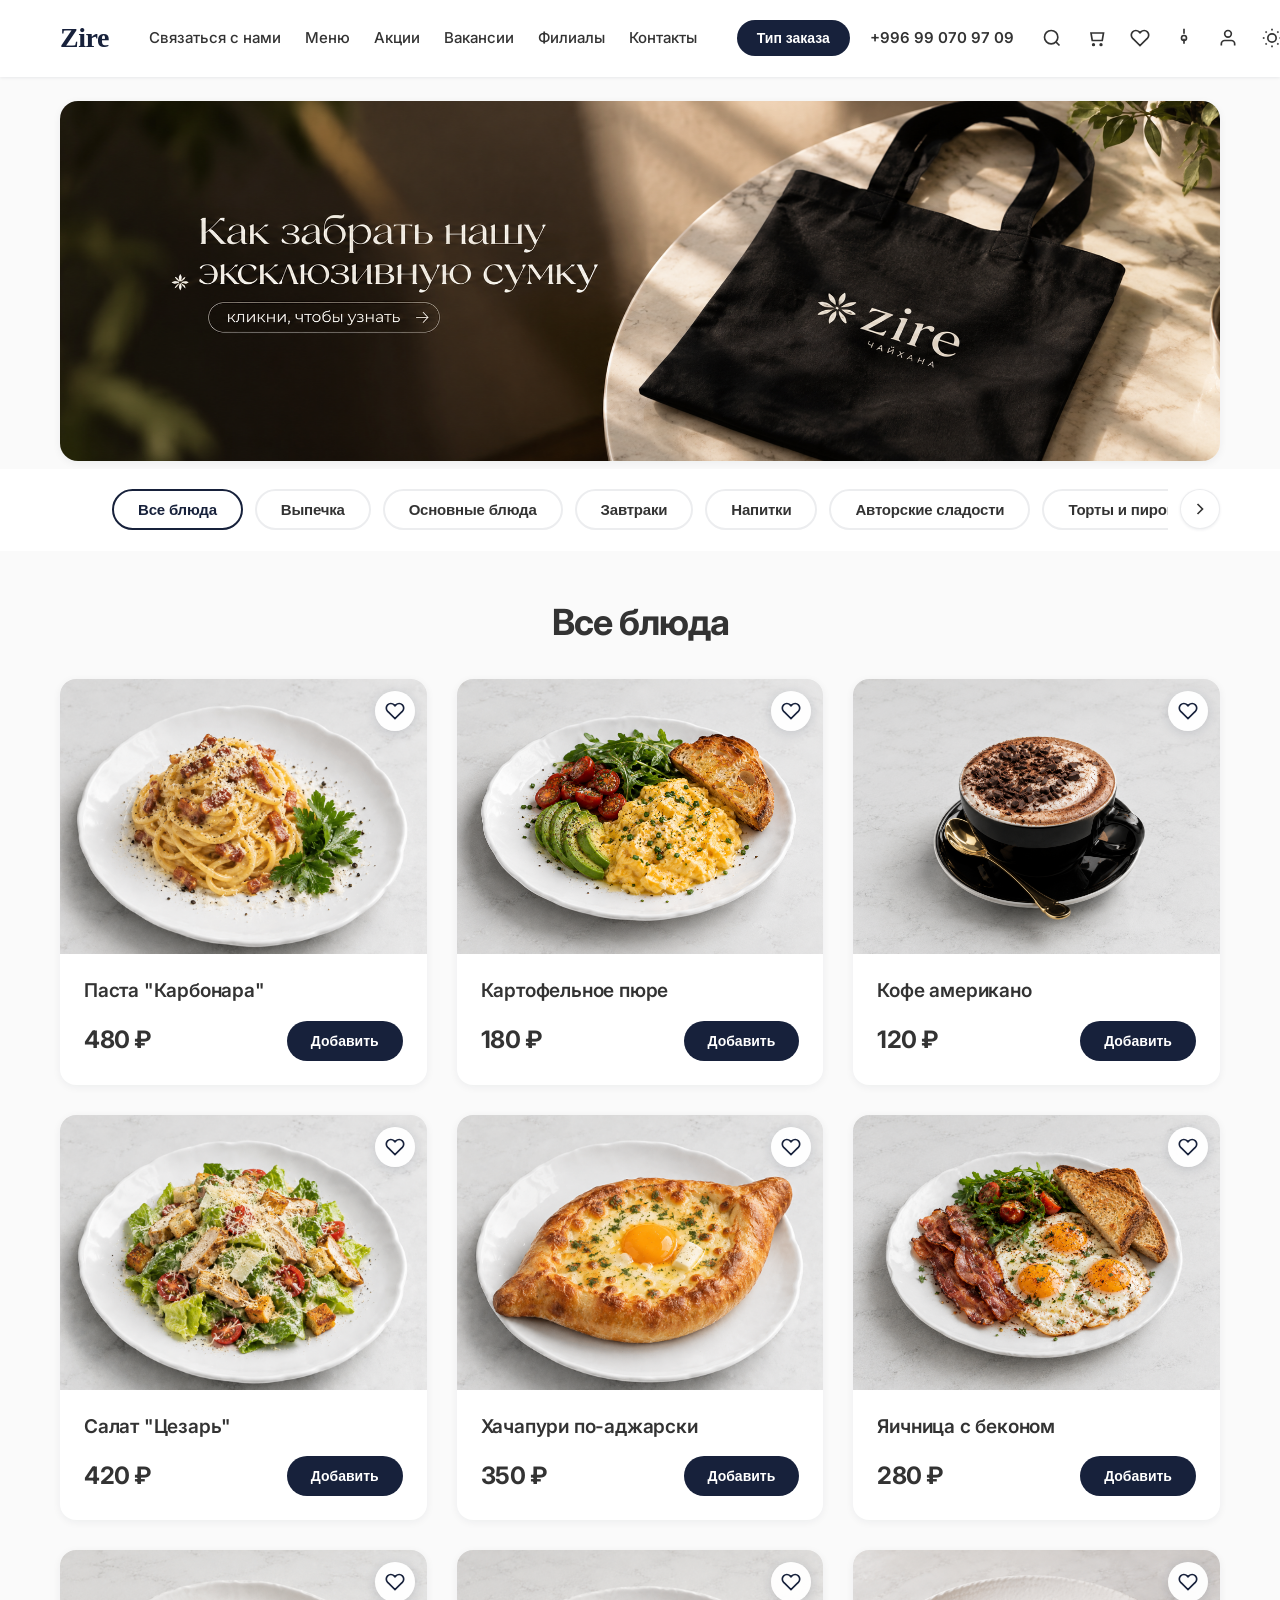
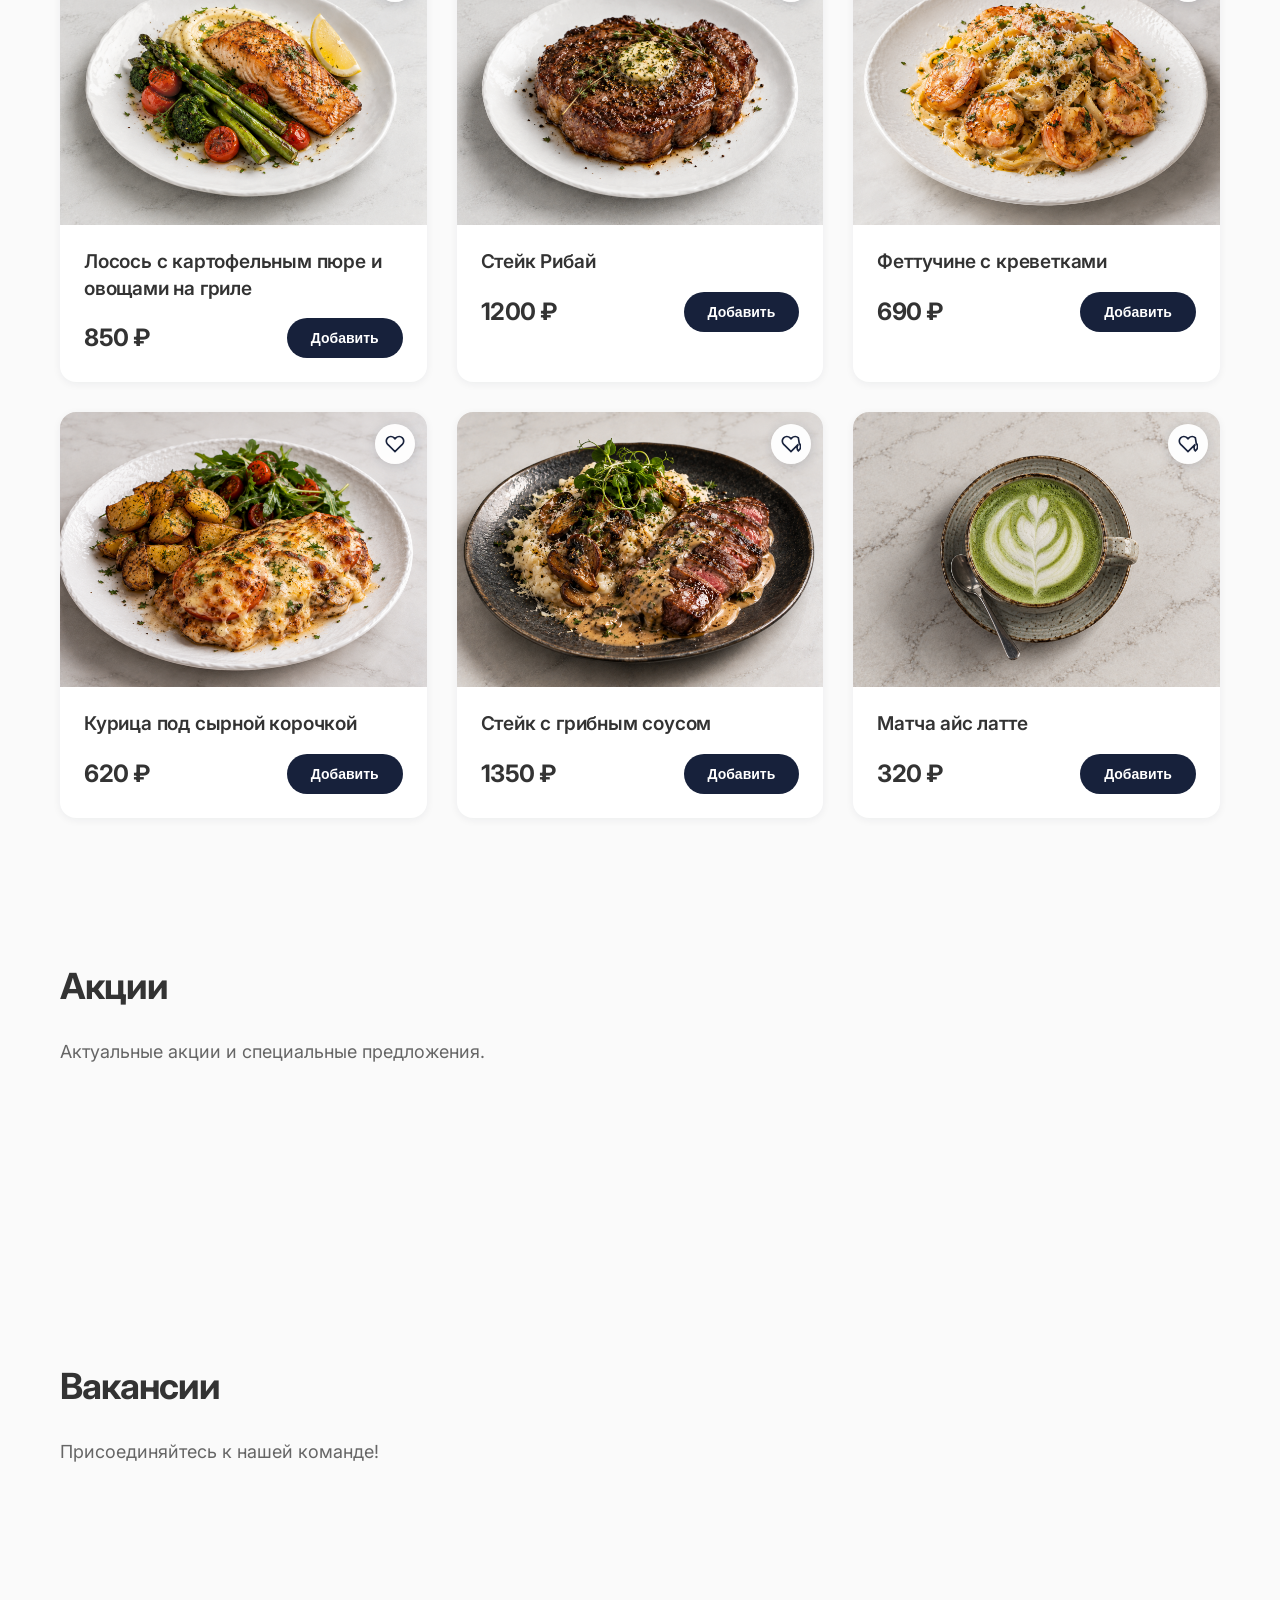
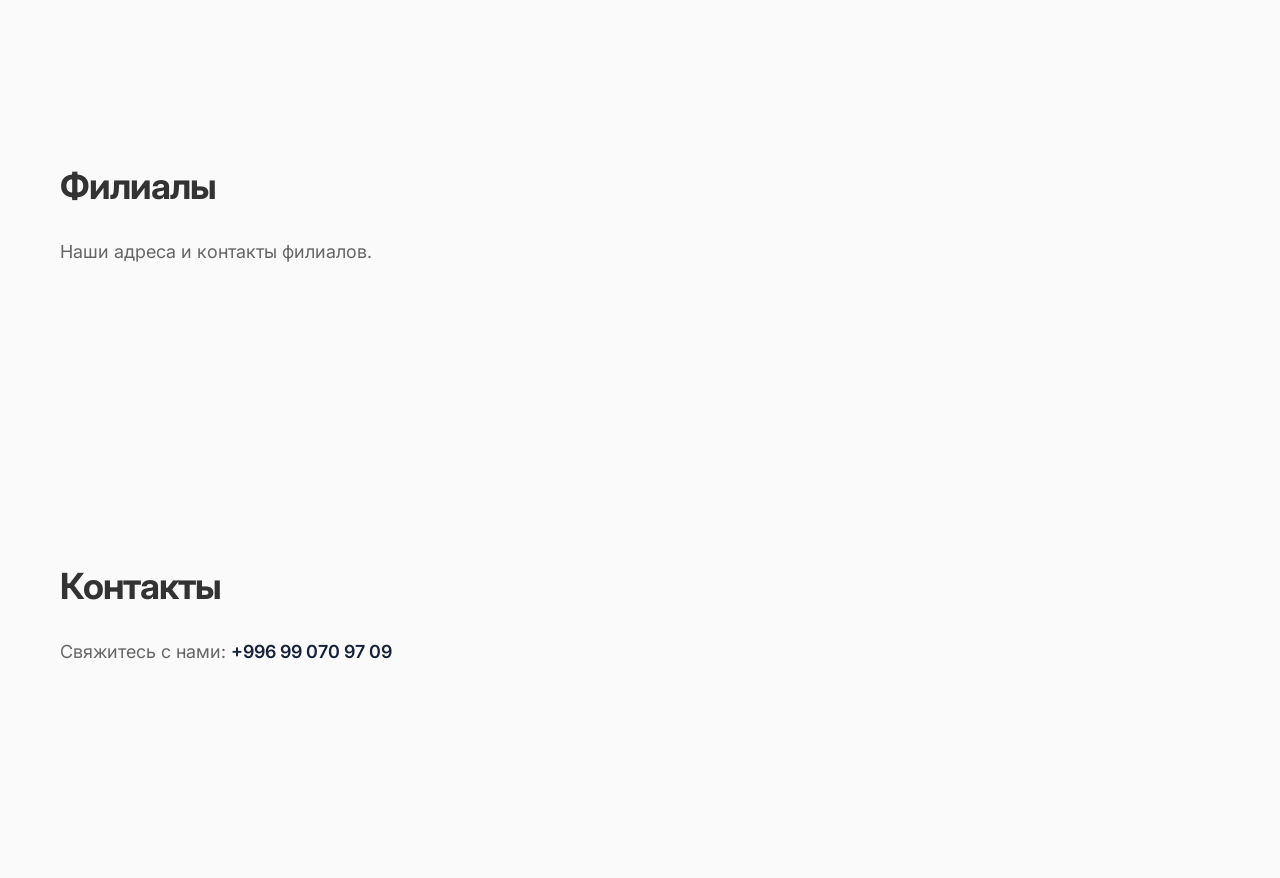
<file: index.html>
<!DOCTYPE html>
<html lang="ru">
<head>
    <meta charset="UTF-8">
    <meta name="viewport" content="width=device-width, initial-scale=1.0">
    <title>Zire - Кофейня</title>
    <link rel="preconnect" href="https://fonts.googleapis.com">
    <link rel="preconnect" href="https://fonts.gstatic.com" crossorigin>
    <link href="https://fonts.googleapis.com/css2?family=Inter:wght@400;500;600;700;800&display=swap" rel="stylesheet">
    <link rel="stylesheet" href="style.css">
</head>
<body>
    <!-- Шапка сайта -->
    <header class="header">
        <div class="container">
            <div class="header-content">
                <div class="logo">Zire</div>
                <nav class="nav">
                    <a href="contact.html" class="nav-link">Связаться с нами</a>
                    <a href="#menu" class="nav-link">Меню</a>
                    <a href="#promotions" class="nav-link">Акции</a>
                    <a href="#vacancies" class="nav-link">Вакансии</a>
                    <a href="#branches" class="nav-link">Филиалы</a>
                    <a href="#contacts" class="nav-link">Контакты</a>
                </nav>
                <div class="header-right">
                    <button class="order-type-btn">Тип заказа</button>
                    <a href="https://wa.me/996990709709" target="_blank" class="phone-link">+996 99 070 97 09</a>
                    <div class="header-actions">
                        <button class="icon-btn search-btn" id="searchBtn">
                            <svg width="20" height="20" viewBox="0 0 24 24" fill="none" stroke="currentColor" stroke-width="2">
                                <circle cx="11" cy="11" r="8"></circle>
                                <path d="m21 21-4.35-4.35"></path>
                            </svg>
                        </button>
                        <button class="icon-btn">
                            <svg width="20" height="20" viewBox="0 0 24 24" fill="none" stroke="currentColor" stroke-width="2">
                                <path d="M6 6h15l-1.5 9h-12z"></path>
                                <circle cx="9" cy="20" r="1"></circle>
                                <circle cx="18" cy="20" r="1"></circle>
                            </svg>
                        </button>
                        <button class="icon-btn" id="favoritesBtn">
                            <svg width="20" height="20" viewBox="0 0 24 24" fill="none" stroke="currentColor" stroke-width="2">
                                <path d="M20.84 4.61a5.5 5.5 0 0 0-7.78 0L12 5.67l-1.06-1.06a5.5 5.5 0 0 0-7.78 7.78l1.06 1.06L12 21.23l7.78-7.78 1.06-1.06a5.5 5.5 0 0 0 0-7.78z"></path>
                            </svg>
                        </button>
                        <button class="icon-btn">
                            <svg width="20" height="20" viewBox="0 0 24 24" fill="none" stroke="currentColor" stroke-width="2">
                                <circle cx="12" cy="12" r="3"></circle>
                                <path d="M12 1v6m0 6v6"></path>
                            </svg>
                        </button>
                        <button class="icon-btn">
                            <svg width="20" height="20" viewBox="0 0 24 24" fill="none" stroke="currentColor" stroke-width="2">
                                <path d="M20 21v-2a4 4 0 0 0-4-4H8a4 4 0 0 0-4 4v2"></path>
                                <circle cx="12" cy="7" r="4"></circle>
                            </svg>
                        </button>
                        <button class="icon-btn theme-toggle" id="themeToggle">
                            <svg width="20" height="20" viewBox="0 0 24 24" fill="none" stroke="currentColor" stroke-width="2">
                                <circle cx="12" cy="12" r="5"></circle>
                                <line x1="12" y1="1" x2="12" y2="3"></line>
                                <line x1="12" y1="21" x2="12" y2="23"></line>
                                <line x1="4.22" y1="4.22" x2="5.64" y2="5.64"></line>
                                <line x1="18.36" y1="18.36" x2="19.78" y2="19.78"></line>
                                <line x1="1" y1="12" x2="3" y2="12"></line>
                                <line x1="21" y1="12" x2="23" y2="12"></line>
                                <line x1="4.22" y1="19.78" x2="5.64" y2="18.36"></line>
                                <line x1="18.36" y1="5.64" x2="19.78" y2="4.22"></line>
                            </svg>
                        </button>
                    <span class="header-slogan">Окунись в атмосферу уюта</span>
                    </div>
                </div>
            </div>
        </div>
    </header>


    <!-- Промо-баннер -->
    <section class="hero-banner" aria-label="Промо Zire">
        <div class="container">
            <div class="hero-banner-card">
                <a class="hero-banner-link" href="https://www.instagram.com/zire_osh/" target="_blank" rel="noopener" aria-label="Открыть Instagram Zire">
                    <img class="hero-banner-image" src="images/zire-banner.png" alt="Открыть Instagram Zire">
                </a>
            </div>
        </div>
    </section>

    <!-- Категории -->
    <section class="categories" id="menu">
        <div class="container">
            <div class="categories-wrapper">
                <button class="scroll-btn scroll-left" id="scrollLeft">
                    <svg width="20" height="20" viewBox="0 0 24 24" fill="none" stroke="currentColor" stroke-width="2">
                        <polyline points="15 18 9 12 15 6"></polyline>
                    </svg>
                </button>
                <div class="categories-scroll" id="categoriesScroll">
                    <button class="category-btn active" data-category="all">Все блюда</button>
                    <button class="category-btn" data-category="pastry">Выпечка</button>
                    <button class="category-btn" data-category="main">Основные блюда</button>
                    <button class="category-btn" data-category="breakfast">Завтраки</button>
                    <button class="category-btn" data-category="drinks">Напитки</button>
                    <button class="category-btn" data-category="author-sweets">Авторские сладости</button>
                    <button class="category-btn" data-category="cakes">Торты и пироги</button>
                    <button class="category-btn" data-category="sweets">Сладости</button>
                    <button class="category-btn" data-category="bar">Для бара</button>
                    <button class="category-btn" data-category="other">Другое</button>
                </div>
                <button class="scroll-btn scroll-right" id="scrollRight">
                    <svg width="20" height="20" viewBox="0 0 24 24" fill="none" stroke="currentColor" stroke-width="2">
                        <polyline points="9 18 15 12 9 6"></polyline>
                    </svg>
                </button>
            </div>
        </div>
    </section>

    <!-- Заголовок секции -->
    <section class="section-title" id="categoryTitle">
        <div class="container">
            <h2>Все блюда</h2>
        </div>
    </section>

    <!-- Все блюда (сортировка по алфавиту) -->
    <section class="products" id="all">
        <div class="container">
            <div class="products-grid">
                <!-- Паста Карбонара -->
                <div class="product-card" data-name="Паста Карбонара">
                    <div class="product-image">
                        <img src="images/carbonara.png" alt="Паста Карбонара" class="product-img">
                        <button class="favorite-btn">
                            <svg width="20" height="20" viewBox="0 0 24 24" fill="none" stroke="currentColor" stroke-width="2">
                                <path d="M20.84 4.61a5.5 5.5 0 0 0-7.78 0L12 5.67l-1.06-1.06a5.5 5.5 0 0 0-7.78 7.78l1.06 1.06L12 21.23l7.78-7.78 1.06-1.06a5.5 5.5 0 0 0 0-7.78z"></path>
                            </svg>
                        </button>
                    </div>
                    <div class="product-info">
                        <h3 class="product-name">Паста "Карбонара"</h3>
                        <div class="product-footer">
                            <span class="product-price">480 ₽</span>
                            <button class="add-to-cart-btn-main">Добавить</button>
                        </div>
                    </div>
                </div>

                <!-- Картофельное пюре -->
                <div class="product-card" data-name="Картофельное пюре">
                    <div class="product-image">
                        <img src="images/mashed-potato.png" alt="Картофельное пюре" class="product-img">
                        <button class="favorite-btn">
                            <svg width="20" height="20" viewBox="0 0 24 24" fill="none" stroke="currentColor" stroke-width="2">
                                <path d="M20.84 4.61a5.5 5.5 0 0 0-7.78 0L12 5.67l-1.06-1.06a5.5 5.5 0 0 0-7.78 7.78l1.06 1.06L12 21.23l7.78-7.78 1.06-1.06a5.5 5.5 0 0 0 0-7.78z"></path>
                            </svg>
                        </button>
                    </div>
                    <div class="product-info">
                        <h3 class="product-name">Картофельное пюре</h3>
                        <div class="product-footer">
                            <span class="product-price">180 ₽</span>
                            <button class="add-to-cart-btn-main">Добавить</button>
                        </div>
                    </div>
                </div>

                <!-- Кофе американо -->
                <div class="product-card" data-name="Кофе американо">
                    <div class="product-image">
                        <img src="images/coffee.png" alt="Кофе американо" class="product-img">
                        <button class="favorite-btn">
                            <svg width="20" height="20" viewBox="0 0 24 24" fill="none" stroke="currentColor" stroke-width="2">
                                <path d="M20.84 4.61a5.5 5.5 0 0 0-7.78 0L12 5.67l-1.06-1.06a5.5 5.5 0 0 0-7.78 7.78l1.06 1.06L12 21.23l7.78-7.78 1.06-1.06a5.5 5.5 0 0 0 0-7.78z"></path>
                            </svg>
                        </button>
                    </div>
                    <div class="product-info">
                        <h3 class="product-name">Кофе американо</h3>
                        <div class="product-footer">
                            <span class="product-price">120 ₽</span>
                            <button class="add-to-cart-btn-main">Добавить</button>
                        </div>
                    </div>
                </div>

                <!-- Салат Цезарь -->
                <div class="product-card" data-name="Салат Цезарь">
                    <div class="product-image">
                        <img src="images/caesar.png" alt="Салат Цезарь" class="product-img">
                        <button class="favorite-btn">
                            <svg width="20" height="20" viewBox="0 0 24 24" fill="none" stroke="currentColor" stroke-width="2">
                                <path d="M20.84 4.61a5.5 5.5 0 0 0-7.78 0L12 5.67l-1.06-1.06a5.5 5.5 0 0 0-7.78 7.78l1.06 1.06L12 21.23l7.78-7.78 1.06-1.06a5.5 5.5 0 0 0 0-7.78z"></path>
                            </svg>
                        </button>
                    </div>
                    <div class="product-info">
                        <h3 class="product-name">Салат "Цезарь"</h3>
                        <div class="product-footer">
                            <span class="product-price">420 ₽</span>
                            <button class="add-to-cart-btn-main">Добавить</button>
                        </div>
                    </div>
                </div>

                <!-- Хачапури по-аджарски -->
                <div class="product-card" data-name="Хачапури по-аджарски">
                    <div class="product-image">
                        <img src="images/khachapuri.png" alt="Хачапури по-аджарски" class="product-img">
                        <button class="favorite-btn">
                            <svg width="20" height="20" viewBox="0 0 24 24" fill="none" stroke="currentColor" stroke-width="2">
                                <path d="M20.84 4.61a5.5 5.5 0 0 0-7.78 0L12 5.67l-1.06-1.06a5.5 5.5 0 0 0-7.78 7.78l1.06 1.06L12 21.23l7.78-7.78 1.06-1.06a5.5 5.5 0 0 0 0-7.78z"></path>
                            </svg>
                        </button>
                    </div>
                    <div class="product-info">
                        <h3 class="product-name">Хачапури по-аджарски</h3>
                        <div class="product-footer">
                            <span class="product-price">350 ₽</span>
                            <button class="add-to-cart-btn-main">Добавить</button>
                        </div>
                    </div>
                </div>

                <!-- Яичница с беконом -->
                <div class="product-card" data-name="Яичница с беконом">
                    <div class="product-image">
                        <img src="images/eggs-bacon.png" alt="Яичница с беконом" class="product-img">
                        <button class="favorite-btn">
                            <svg width="20" height="20" viewBox="0 0 24 24" fill="none" stroke="currentColor" stroke-width="2">
                                <path d="M20.84 4.61a5.5 5.5 0 0 0-7.78 0L12 5.67l-1.06-1.06a5.5 5.5 0 0 0-7.78 7.78l1.06 1.06L12 21.23l7.78-7.78 1.06-1.06a5.5 5.5 0 0 0 0-7.78z"></path>
                            </svg>
                        </button>
                    </div>
                    <div class="product-info">
                        <h3 class="product-name">Яичница с беконом</h3>
                        <div class="product-footer">
                            <span class="product-price">280 ₽</span>
                            <button class="add-to-cart-btn-main">Добавить</button>
                        </div>
                    </div>
                </div>

                <!-- Лосось с картофельным пюре и овощами на гриле -->
                <div class="product-card" data-name="Лосось с картофельным пюре и овощами на гриле">
                    <div class="product-image">
                        <img src="images/salmon.png" alt="Лосось с картофельным пюре и овощами на гриле" class="product-img">
                        <button class="favorite-btn">
                            <svg width="20" height="20" viewBox="0 0 24 24" fill="none" stroke="currentColor" stroke-width="2">
                                <path d="M20.84 4.61a5.5 5.5 0 0 0-7.78 0L12 5.67l-1.06-1.06a5.5 5.5 0 0 0-7.78 7.78l1.06 1.06L12 21.23l7.78-7.78 1.06-1.06a5.5 5.5 0 0 0 0-7.78z"></path>
                            </svg>
                        </button>
                    </div>
                    <div class="product-info">
                        <h3 class="product-name">Лосось с картофельным пюре и овощами на гриле</h3>
                        <div class="product-footer">
                            <span class="product-price">850 ₽</span>
                            <button class="add-to-cart-btn-main">Добавить</button>
                        </div>
                    </div>
                </div>

                <!-- Стейк Рибай -->
                <div class="product-card" data-name="Стейк Рибай">
                    <div class="product-image">
                        <img src="images/ribeye.png" alt="Стейк Рибай" class="product-img">
                        <button class="favorite-btn">
                            <svg width="20" height="20" viewBox="0 0 24 24" fill="none" stroke="currentColor" stroke-width="2">
                                <path d="M20.84 4.61a5.5 5.5 0 0 0-7.78 0L12 5.67l-1.06-1.06a5.5 5.5 0 0 0-7.78 7.78l1.06 1.06L12 21.23l7.78-7.78 1.06-1.06a5.5 5.5 0 0 0 0-7.78z"></path>
                            </svg>
                        </button>
                    </div>
                    <div class="product-info">
                        <h3 class="product-name">Стейк Рибай</h3>
                        <div class="product-footer">
                            <span class="product-price">1200 ₽</span>
                            <button class="add-to-cart-btn-main">Добавить</button>
                        </div>
                    </div>
                </div>

                <!-- Феттучине с креветками -->
                <div class="product-card" data-name="Феттучине с креветками">
                    <div class="product-image">
                        <img src="images/fettuccine-shrimp.png" alt="Феттучине с креветками" class="product-img">
                        <button class="favorite-btn" aria-label="Добавить в избранное">
                            <svg width="20" height="20" viewBox="0 0 24 24" fill="none" stroke="currentColor" stroke-width="2"><path d="M20.84 4.61a5.5 5.5 0 0 0-7.78 0L12 5.67l-1.06-1.06a5.5 5.5 0 0 0-7.78 7.78l1.06 1.06L12 21.23l7.78-7.78 1.06-1.06a5.5 5.5 0 0 0 0-7.78z"></path></svg>
                        </button>
                    </div>
                    <div class="product-info"><h3 class="product-name">Феттучине с креветками</h3><div class="product-footer"><span class="product-price">690 ₽</span><button class="add-to-cart-btn-main">Добавить</button></div></div>
                </div>

                <!-- Курица под сырной корочкой -->
                <div class="product-card" data-name="Курица под сырной корочкой">
                    <div class="product-image">
                        <img src="images/chicken-cheese.png" alt="Курица под сырной корочкой" class="product-img">
                        <button class="favorite-btn" aria-label="Добавить в избранное"><svg width="20" height="20" viewBox="0 0 24 24" fill="none" stroke="currentColor" stroke-width="2"><path d="M20.84 4.61a5.5 5.5 0 0 0-7.78 0L12 5.67l-1.06-1.06a5.5 5.5 0 0 0-7.78 7.78l1.06 1.06L12 21.23l7.78-7.78 1.06-1.06a5.5 5.5 0 0 0 0-7.78z"></path></svg></button>
                    </div>
                    <div class="product-info"><h3 class="product-name">Курица под сырной корочкой</h3><div class="product-footer"><span class="product-price">620 ₽</span><button class="add-to-cart-btn-main">Добавить</button></div></div>
                </div>

                <!-- Стейк с грибным соусом -->
                <div class="product-card" data-name="Стейк с грибным соусом">
                    <div class="product-image">
                        <img src="images/steak-mushroom.png" alt="Стейк с грибным соусом" class="product-img">
                        <button class="favorite-btn" aria-label="Добавить в избранное"><svg width="20" height="20" viewBox="0 0 24 24" fill="none" stroke="currentColor" stroke-width="2"><path d="M20.84 4.61a5.5 5.5 0 0 0-7.78 0L12 5.67l-1.06-1.06a5.5 5.5 0 0 0-7.78 7.78l1.06 1.06L12 21.23l7.78-7.78 1.06-1.06a5.5 5.5 0 0 0 0 7.78l1.06-1.06a5.5 5.5 0 0 0 0-7.78z"></path></svg></button>
                    </div>
                    <div class="product-info"><h3 class="product-name">Стейк с грибным соусом</h3><div class="product-footer"><span class="product-price">1350 ₽</span><button class="add-to-cart-btn-main">Добавить</button></div></div>
                </div>

                <!-- Матча айс латте -->
                <div class="product-card" data-name="Матча айс латте">
                    <div class="product-image">
                        <img src="images/matcha-latte.png" alt="Матча айс латте" class="product-img">
                        <button class="favorite-btn" aria-label="Добавить в избранное"><svg width="20" height="20" viewBox="0 0 24 24" fill="none" stroke="currentColor" stroke-width="2"><path d="M20.84 4.61a5.5 5.5 0 0 0-7.78 0L12 5.67l-1.06-1.06a5.5 5.5 0 0 0-7.78 7.78l1.06 1.06L12 21.23l7.78-7.78 1.06-1.06a5.5 5.5 0 0 0 0 7.78l1.06-1.06a5.5 5.5 0 0 0 0-7.78z"></path></svg></button>
                    </div>
                    <div class="product-info"><h3 class="product-name">Матча айс латте</h3><div class="product-footer"><span class="product-price">320 ₽</span><button class="add-to-cart-btn-main">Добавить</button></div></div>
                </div>
            </div>
        </div>
    </section>

    <!-- Выпечка -->
    <section class="products" id="pastry" style="display: none;">
        <div class="container">
            <div class="products-grid">
                <!-- Хачапури по-аджарски -->
                <div class="product-card">
                    <div class="product-image">
                        <img src="images/khachapuri.png" alt="Хачапури по-аджарски" class="product-img">
                        <button class="favorite-btn">
                            <svg width="20" height="20" viewBox="0 0 24 24" fill="none" stroke="currentColor" stroke-width="2">
                                <path d="M20.84 4.61a5.5 5.5 0 0 0-7.78 0L12 5.67l-1.06-1.06a5.5 5.5 0 0 0-7.78 7.78l1.06 1.06L12 21.23l7.78-7.78 1.06-1.06a5.5 5.5 0 0 0 0-7.78z"></path>
                            </svg>
                        </button>
                    </div>
                    <div class="product-info">
                        <h3 class="product-name">Хачапури по-аджарски</h3>
                        <div class="product-footer">
                            <span class="product-price">350 ₽</span>
                            <button class="add-to-cart-btn-main">Добавить</button>
                        </div>
                    </div>
                </div>
            </div>
        </div>
    </section>

    <!-- Основные блюда -->
    <section class="products" id="main" style="display: none;">
        <div class="container">
            <div class="products-grid">
                <!-- Паста Карбонара -->
                <div class="product-card">
                    <div class="product-image">
                        <img src="images/carbonara.png" alt="Паста Карбонара" class="product-img">
                        <button class="favorite-btn">
                            <svg width="20" height="20" viewBox="0 0 24 24" fill="none" stroke="currentColor" stroke-width="2">
                                <path d="M20.84 4.61a5.5 5.5 0 0 0-7.78 0L12 5.67l-1.06-1.06a5.5 5.5 0 0 0-7.78 7.78l1.06 1.06L12 21.23l7.78-7.78 1.06-1.06a5.5 5.5 0 0 0 0-7.78z"></path>
                            </svg>
                        </button>
                    </div>
                    <div class="product-info">
                        <h3 class="product-name">Паста "Карбонара"</h3>
                        <div class="product-footer">
                            <span class="product-price">480 ₽</span>
                            <button class="add-to-cart-btn-main">Добавить</button>
                        </div>
                    </div>
                </div>

                <!-- Картофельное пюре -->
                <div class="product-card">
                    <div class="product-image">
                        <img src="images/mashed-potato.png" alt="Картофельное пюре" class="product-img">
                        <button class="favorite-btn">
                            <svg width="20" height="20" viewBox="0 0 24 24" fill="none" stroke="currentColor" stroke-width="2">
                                <path d="M20.84 4.61a5.5 5.5 0 0 0-7.78 0L12 5.67l-1.06-1.06a5.5 5.5 0 0 0-7.78 7.78l1.06 1.06L12 21.23l7.78-7.78 1.06-1.06a5.5 5.5 0 0 0 0-7.78z"></path>
                            </svg>
                        </button>
                    </div>
                    <div class="product-info">
                        <h3 class="product-name">Картофельное пюре</h3>
                        <div class="product-footer">
                            <span class="product-price">180 ₽</span>
                            <button class="add-to-cart-btn-main">Добавить</button>
                        </div>
                    </div>
                </div>

                <!-- Лосось с картофельным пюре и овощами на гриле -->
                <div class="product-card" data-name="Лосось с картофельным пюре и овощами на гриле">
                    <div class="product-image">
                        <img src="images/salmon.png" alt="Лосось с картофельным пюре и овощами на гриле" class="product-img">
                        <button class="favorite-btn">
                            <svg width="20" height="20" viewBox="0 0 24 24" fill="none" stroke="currentColor" stroke-width="2">
                                <path d="M20.84 4.61a5.5 5.5 0 0 0-7.78 0L12 5.67l-1.06-1.06a5.5 5.5 0 0 0-7.78 7.78l1.06 1.06L12 21.23l7.78-7.78 1.06-1.06a5.5 5.5 0 0 0 0-7.78z"></path>
                            </svg>
                        </button>
                    </div>
                    <div class="product-info">
                        <h3 class="product-name">Лосось с картофельным пюре и овощами на гриле</h3>
                        <div class="product-footer">
                            <span class="product-price">850 ₽</span>
                            <button class="add-to-cart-btn-main">Добавить</button>
                        </div>
                    </div>
                </div>

                <!-- Стейк Рибай -->
                <div class="product-card" data-name="Стейк Рибай">
                    <div class="product-image">
                        <img src="images/ribeye.png" alt="Стейк Рибай" class="product-img">
                        <button class="favorite-btn">
                            <svg width="20" height="20" viewBox="0 0 24 24" fill="none" stroke="currentColor" stroke-width="2">
                                <path d="M20.84 4.61a5.5 5.5 0 0 0-7.78 0L12 5.67l-1.06-1.06a5.5 5.5 0 0 0-7.78 7.78l1.06 1.06L12 21.23l7.78-7.78 1.06-1.06a5.5 5.5 0 0 0 0-7.78z"></path>
                            </svg>
                        </button>
                    </div>
                    <div class="product-info">
                        <h3 class="product-name">Стейк Рибай</h3>
                        <div class="product-footer">
                            <span class="product-price">1200 ₽</span>
                            <button class="add-to-cart-btn-main">Добавить</button>
                        </div>
                    </div>
                </div>

                <div class="product-card" data-name="Феттучине с креветками">
                    <div class="product-image"><img src="images/fettuccine-shrimp.png" alt="Феттучине с креветками" class="product-img"><button class="favorite-btn" aria-label="Добавить в избранное"><svg width="20" height="20" viewBox="0 0 24 24" fill="none" stroke="currentColor" stroke-width="2"><path d="M20.84 4.61a5.5 5.5 0 0 0-7.78 0L12 5.67l-1.06-1.06a5.5 5.5 0 0 0-7.78 7.78l1.06 1.06L12 21.23l7.78-7.78 1.06-1.06a5.5 5.5 0 0 0 0-7.78z"></path></svg></button></div>
                    <div class="product-info"><h3 class="product-name">Феттучине с креветками</h3><div class="product-footer"><span class="product-price">690 ₽</span><button class="add-to-cart-btn-main">Добавить</button></div></div>
                </div>
                <div class="product-card" data-name="Курица под сырной корочкой">
                    <div class="product-image"><img src="images/chicken-cheese.png" alt="Курица под сырной корочкой" class="product-img"><button class="favorite-btn" aria-label="Добавить в избранное"><svg width="20" height="20" viewBox="0 0 24 24" fill="none" stroke="currentColor" stroke-width="2"><path d="M20.84 4.61a5.5 5.5 0 0 0-7.78 0L12 5.67l-1.06-1.06a5.5 5.5 0 0 0-7.78 7.78l1.06 1.06L12 21.23l7.78-7.78 1.06-1.06a5.5 5.5 0 0 0 0-7.78z"></path></svg></button></div>
                    <div class="product-info"><h3 class="product-name">Курица под сырной корочкой</h3><div class="product-footer"><span class="product-price">620 ₽</span><button class="add-to-cart-btn-main">Добавить</button></div></div>
                </div>
                <div class="product-card" data-name="Стейк с грибным соусом">
                    <div class="product-image"><img src="images/steak-mushroom.png" alt="Стейк с грибным соусом" class="product-img"><button class="favorite-btn" aria-label="Добавить в избранное"><svg width="20" height="20" viewBox="0 0 24 24" fill="none" stroke="currentColor" stroke-width="2"><path d="M20.84 4.61a5.5 5.5 0 0 0-7.78 0L12 5.67l-1.06-1.06a5.5 5.5 0 0 0-7.78 7.78l1.06 1.06L12 21.23l7.78-7.78 1.06-1.06a5.5 5.5 0 0 0 0-7.78z"></path></svg></button></div>
                    <div class="product-info"><h3 class="product-name">Стейк с грибным соусом</h3><div class="product-footer"><span class="product-price">1350 ₽</span><button class="add-to-cart-btn-main">Добавить</button></div></div>
                </div>
            </div>
        </div>
    </section>

    <!-- Завтраки -->
    <section class="products" id="breakfast" style="display: none;">
        <div class="container">
            <div class="products-grid">
                <!-- Салат Цезарь -->
                <div class="product-card">
                    <div class="product-image">
                        <img src="images/caesar.png" alt="Салат Цезарь" class="product-img">
                        <button class="favorite-btn">
                            <svg width="20" height="20" viewBox="0 0 24 24" fill="none" stroke="currentColor" stroke-width="2">
                                <path d="M20.84 4.61a5.5 5.5 0 0 0-7.78 0L12 5.67l-1.06-1.06a5.5 5.5 0 0 0-7.78 7.78l1.06 1.06L12 21.23l7.78-7.78 1.06-1.06a5.5 5.5 0 0 0 0-7.78z"></path>
                            </svg>
                        </button>
                    </div>
                    <div class="product-info">
                        <h3 class="product-name">Салат "Цезарь"</h3>
                        <div class="product-footer">
                            <span class="product-price">420 ₽</span>
                            <button class="add-to-cart-btn-main">Добавить</button>
                        </div>
                    </div>
                </div>

                <!-- Яичница с беконом -->
                <div class="product-card">
                    <div class="product-image">
                        <img src="images/eggs-bacon.png" alt="Яичница с беконом" class="product-img">
                        <button class="favorite-btn">
                            <svg width="20" height="20" viewBox="0 0 24 24" fill="none" stroke="currentColor" stroke-width="2">
                                <path d="M20.84 4.61a5.5 5.5 0 0 0-7.78 0L12 5.67l-1.06-1.06a5.5 5.5 0 0 0-7.78 7.78l1.06 1.06L12 21.23l7.78-7.78 1.06-1.06a5.5 5.5 0 0 0 0-7.78z"></path>
                            </svg>
                        </button>
                    </div>
                    <div class="product-info">
                        <h3 class="product-name">Яичница с беконом</h3>
                        <div class="product-footer">
                            <span class="product-price">280 ₽</span>
                            <button class="add-to-cart-btn-main">Добавить</button>
                        </div>
                    </div>
                </div>
            </div>
        </div>
    </section>

    <!-- Напитки -->
    <section class="products" id="drinks" style="display: none;">
        <div class="container">
            <div class="products-grid">
                <!-- Кофе американо -->
                <div class="product-card">
                    <div class="product-image">
                        <img src="images/coffee.png" alt="Кофе американо" class="product-img">
                        <button class="favorite-btn">
                            <svg width="20" height="20" viewBox="0 0 24 24" fill="none" stroke="currentColor" stroke-width="2">
                                <path d="M20.84 4.61a5.5 5.5 0 0 0-7.78 0L12 5.67l-1.06-1.06a5.5 5.5 0 0 0-7.78 7.78l1.06 1.06L12 21.23l7.78-7.78 1.06-1.06a5.5 5.5 0 0 0 0-7.78z"></path>
                            </svg>
                        </button>
                    </div>
                    <div class="product-info">
                        <h3 class="product-name">Кофе американо</h3>
                        <div class="product-footer">
                            <span class="product-price">120 ₽</span>
                            <button class="add-to-cart-btn-main">Добавить</button>
                        </div>
                    </div>
                </div>

                <div class="product-card" data-name="Матча айс латте">
                    <div class="product-image"><img src="images/matcha-latte.png" alt="Матча айс латте" class="product-img"><button class="favorite-btn" aria-label="Добавить в избранное"><svg width="20" height="20" viewBox="0 0 24 24" fill="none" stroke="currentColor" stroke-width="2"><path d="M20.84 4.61a5.5 5.5 0 0 0-7.78 0L12 5.67l-1.06-1.06a5.5 5.5 0 0 0-7.78 7.78l1.06 1.06L12 21.23l7.78-7.78 1.06-1.06a5.5 5.5 0 0 0 0-7.78z"></path></svg></button></div>
                    <div class="product-info"><h3 class="product-name">Матча айс латте</h3><div class="product-footer"><span class="product-price">320 ₽</span><button class="add-to-cart-btn-main">Добавить</button></div></div>
                </div>
            </div>
        </div>
    </section>

    <!-- Модальное окно поиска -->
    <div class="modal" id="searchModal">
        <div class="modal-content">
            <div class="modal-header">
                <h2>Наши самые вкусные блюда!</h2>
                <button class="close-btn" id="closeModal">
                    <svg width="24" height="24" viewBox="0 0 24 24" fill="none" stroke="currentColor" stroke-width="2">
                        <line x1="18" y1="6" x2="6" y2="18"></line>
                        <line x1="6" y1="6" x2="18" y2="18"></line>
                    </svg>
                </button>
            </div>
            <div class="modal-body">
                <div class="search-input-wrapper">
                    <input type="text" class="search-input" placeholder="Найти блюдо...">
                </div>
                <div class="modal-categories">
                    <a href="#all" class="modal-category-link">Все блюда</a>
                    <a href="#pastry" class="modal-category-link">Выпечка</a>
                    <a href="#main" class="modal-category-link">Основные блюда</a>
                    <a href="#breakfast" class="modal-category-link">Завтраки</a>
                    <a href="#drinks" class="modal-category-link">Напитки</a>
                    <a href="#author-sweets" class="modal-category-link">Авторские сладости</a>
                    <a href="#cakes" class="modal-category-link">Торты и пироги</a>
                    <a href="#sweets" class="modal-category-link">Сладости</a>
                    <a href="#bar" class="modal-category-link">Для бара</a>
                    <a href="#other" class="modal-category-link">Другое</a>
                </div>
            </div>
        </div>
    </div>

    <!-- Секция О нас -->
    <section id="about" class="about-section legacy-about-section">
        <div class="container">
            <h2 class="about-title">Связаться с нами</h2>
            <p class="about-description">Если у вас есть вопросы, предложения или пожелания, пожалуйста, свяжитесь с нами!</p>
            <p class="about-description">Заполните форму ниже, и мы свяжемся с вами в кратчайшие сроки.</p>
            <a class="about-contact-link" href="https://wa.me/996990709709" target="_blank" rel="noopener">&#9742; &nbsp; +996 99 070 97 09</a>
            <a class="about-contact-link" href="https://www.instagram.com/zire_osh/" target="_blank" rel="noopener">◎ &nbsp; Instagram</a>
            <div class="about-links">
                <a href="https://www.instagram.com/zire_osh/" target="_blank" class="about-link-card">
                    <div class="about-link-icon instagram-icon">
                        <img src="data:image/svg+xml,%3Csvg xmlns='http://www.w3.org/2000/svg' width='48' height='48' viewBox='0 0 48 48'%3E%3CradialGradient id='yOrnnhliCrdS2gy~4tD8ma' cx='19.38' cy='42.035' r='44.899' gradientUnits='userSpaceOnUse'%3E%3Cstop offset='0' stop-color='%23fd5'/%3E%3Cstop offset='.328' stop-color='%23ff543f'/%3E%3Cstop offset='.348' stop-color='%23fc5245'/%3E%3Cstop offset='.504' stop-color='%23e64771'/%3E%3Cstop offset='.643' stop-color='%23d53e91'/%3E%3Cstop offset='.761' stop-color='%23cc39a4'/%3E%3Cstop offset='.841' stop-color='%23c837ab'/%3E%3C/radialGradient%3E%3Cpath fill='url(%23yOrnnhliCrdS2gy~4tD8ma)' d='M34.017,41.99l-20,0.019c-4.4,0.004-8.003-3.592-8.008-7.992l-0.019-20	c-0.004-4.4,3.592-8.003,7.992-8.008l20-0.019c4.4-0.004,8.003,3.592,8.008,7.992l0.019,20	C42.014,38.383,38.417,41.986,34.017,41.99z'/%3E%3CradialGradient id='yOrnnhliCrdS2gy~4tD8mb' cx='11.786' cy='5.54' r='29.813' gradientTransform='matrix(1 0 0 .6663 0 1.849)' gradientUnits='userSpaceOnUse'%3E%3Cstop offset='0' stop-color='%234168c9' stop-opacity='.999'/%3E%3Cstop offset='.999' stop-color='%234168c9' stop-opacity='0'/%3E%3C/radialGradient%3E%3Cpath fill='url(%23yOrnnhliCrdS2gy~4tD8mb)' d='M34.017,41.99l-20,0.019c-4.4,0.004-8.003-3.592-8.008-7.992l-0.019-20	c-0.004-4.4,3.592-8.003,7.992-8.008l20-0.019c4.4-0.004,8.003,3.592,8.008,7.992l0.019,20	C42.014,38.383,38.417,41.986,34.017,41.99z'/%3E%3Cpath fill='%23fff' d='M24,31c-3.859,0-7-3.14-7-7s3.141-7,7-7s7,3.14,7,7S27.859,31,24,31z M24,19c-2.757,0-5,2.243-5,5	s2.243,5,5,5s5-2.243,5-5S26.757,19,24,19z'/%3E%3Ccircle cx='31.5' cy='16.5' r='1.5' fill='%23fff'/%3E%3Cpath fill='%23fff' d='M30,37H18c-3.859,0-7-3.14-7-7V18c0-3.86,3.141-7,7-7h12c3.859,0,7,3.14,7,7v12	C37,33.86,33.859,37,30,37z M18,13c-2.757,0-5,2.243-5,5v12c0,2.757,2.243,5,5,5h12c2.757,0,5-2.243,5-5V18c0-2.757-2.243-5-5-5H18z'/%3E%3C/svg%3E" alt="Instagram" style="width: 32px; height: 32px;">
                    </div>
                    <span class="about-link-text">Мы в Instagram</span>
                </a>
                <a href="https://wa.me/996990709709" target="_blank" class="about-link-card">
                    <div class="about-link-icon whatsapp-icon">
                        <svg width="24" height="24" viewBox="0 0 24 24" fill="white">
                            <path d="M21 11.5a8.38 8.38 0 0 1-.9 3.8 8.5 8.5 0 0 1-7.6 4.7 8.38 8.38 0 0 1-3.8-.9L3 21l1.9-5.7a8.38 8.38 0 0 1-.9-3.8 8.5 8.5 0 0 1 4.7-7.6 8.38 8.38 0 0 1 3.8-.9h.5a8.48 8.48 0 0 1 8 8v.5z" stroke="white" stroke-width="2" fill="none"></path>
                        </svg>
                    </div>
                    <span class="about-link-text">+996 99 070 97 09</span>
                </a>
                <a href="geo:0,0?q=Alymbek+Datka+287+a,+Osh,+Kyrgyzstan+723500" target="_blank" class="about-link-card">
                    <div class="about-link-icon location-icon">
                        <svg width="24" height="24" viewBox="0 0 24 24" fill="white">
                            <path d="M21 10c0 7-9 13-9 13s-9-6-9-13a9 9 0 0 1 18 0z" stroke="white" stroke-width="2" fill="none"></path>
                            <circle cx="12" cy="10" r="3" stroke="white" stroke-width="2" fill="none"></circle>
                        </svg>
                    </div>
                    <span class="about-link-text">Найти на карте</span>
                </a>
            </div>
            <form class="about-form" id="aboutForm">
                <label><span>Имя <b>*</b></span><input name="name" type="text" required placeholder="Ваше имя"></label>
                <label><span>Номер телефона <b>*</b></span><input name="phone" type="tel" required placeholder="+996 ..."></label>
                <label><span>Сообщение <b>*</b></span><textarea name="message" required placeholder="Напишите свой вопрос"></textarea></label>
                <button type="submit" class="about-submit">Отправить</button>
            </form>
        </div>
    </section>

    <!-- Секция Акции -->
    <section id="promotions" class="info-section">
        <div class="container">
            <h2>Акции</h2>
            <p>Актуальные акции и специальные предложения.</p>
        </div>
    </section>

    <!-- Секция Вакансии -->
    <section id="vacancies" class="info-section">
        <div class="container">
            <h2>Вакансии</h2>
            <p>Присоединяйтесь к нашей команде!</p>
        </div>
    </section>

    <!-- Секция Филиалы -->
    <section id="branches" class="info-section">
        <div class="container">
            <h2>Филиалы</h2>
            <p>Наши адреса и контакты филиалов.</p>
        </div>
    </section>

    <!-- Секция Контакты -->
    <section id="contacts" class="info-section">
        <div class="container">
            <h2>Контакты</h2>
            <p>Свяжитесь с нами: <a href="https://wa.me/996990709709" target="_blank">+996 99 070 97 09</a></p>
        </div>
    </section>

    <!-- Toast уведомление -->
    <div id="toastNotification" class="toast-notification">
        Успешно добавлено в корзину
    </div>

    <!-- Уведомление об избранном -->
    <div id="favoriteToast" class="favorite-toast">
        Добавлено в Избранное
    </div>

    <script src="script.js"></script>
</body>
</html>
</file>
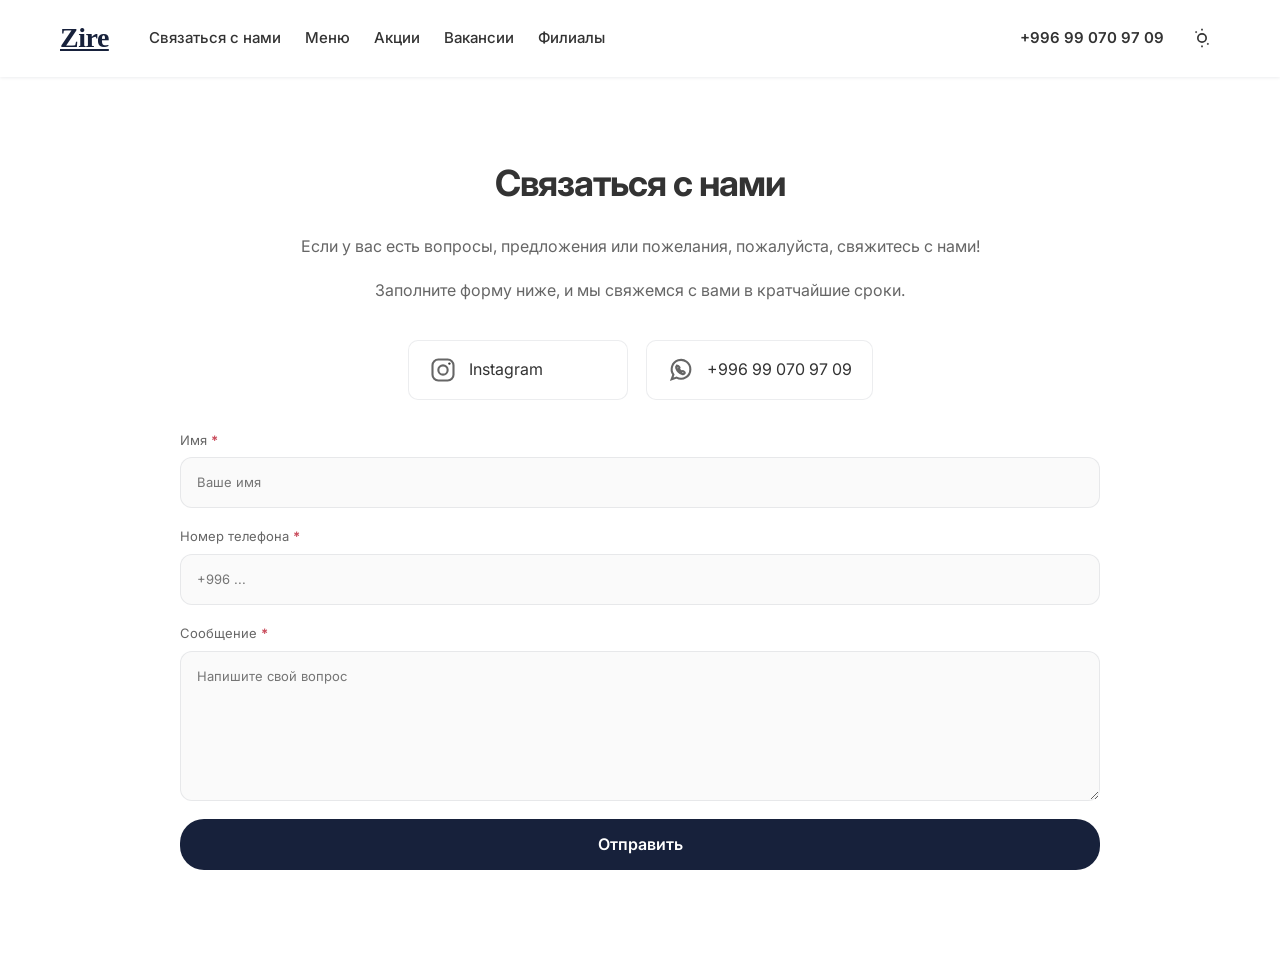
<file: contact.html>
<!DOCTYPE html>
<html lang="ru">
<head>
    <meta charset="UTF-8">
    <meta name="viewport" content="width=device-width, initial-scale=1.0">
    <title>Zire — Связаться с нами</title>
    <link rel="preconnect" href="https://fonts.googleapis.com">
    <link rel="preconnect" href="https://fonts.gstatic.com" crossorigin>
    <link href="https://fonts.googleapis.com/css2?family=Inter:wght@400;500;600;700;800&display=swap" rel="stylesheet">
    <link rel="stylesheet" href="style.css">
</head>
<body class="contact-page">
    <header class="header">
        <div class="container">
            <div class="header-content">
                <a class="logo" href="index.html" aria-label="Zire — главная">Zire</a>
                <nav class="nav" aria-label="Основная навигация">
                    <a href="contact.html" class="nav-link">Связаться с нами</a>
                    <a href="index.html#menu" class="nav-link">Меню</a>
                    <a href="index.html#promotions" class="nav-link">Акции</a>
                    <a href="index.html#vacancies" class="nav-link">Вакансии</a>
                    <a href="index.html#branches" class="nav-link">Филиалы</a>
                </nav>
                <div class="header-right">
                    <a href="https://wa.me/996990709709" target="_blank" rel="noopener" class="phone-link">+996 99 070 97 09</a>
                    <button class="icon-btn theme-toggle" id="themeToggle" aria-label="Переключить тему">
                        <svg width="20" height="20" viewBox="0 0 24 24" fill="none" stroke="currentColor" stroke-width="2"><circle cx="12" cy="12" r="5"></circle><line x1="12" y1="1" x2="12" y2="3"></line><line x1="12" y1="21" x2="12" y2="23"></line><line x1="4.22" y1="4.22" x2="5.64" y2="5.64"></line><line x1="18.36" y1="18.36" x2="19.78" y2="19.78"></line></svg>
                    </button>
                </div>
            </div>
        </div>
    </header>

    <main>
        <section class="about-section">
            <div class="container about-layout">
                <div class="about-copy">
                    <h1 class="about-title">Связаться с нами</h1>
                    <p class="about-description">Если у вас есть вопросы, предложения или пожелания, пожалуйста, свяжитесь с нами!</p>
                    <p class="about-description">Заполните форму ниже, и мы свяжемся с вами в кратчайшие сроки.</p>
                </div>

                <div class="contact-socials" aria-label="Наши контакты">
                    <a class="contact-social-card" href="https://www.instagram.com/zire_osh/" target="_blank" rel="noopener">
                        <svg viewBox="0 0 24 24" aria-hidden="true"><rect x="3" y="3" width="18" height="18" rx="5"></rect><circle cx="12" cy="12" r="4"></circle><circle cx="17.5" cy="6.5" r="1" fill="currentColor" stroke="none"></circle></svg>
                        <span>Instagram</span>
                    </a>
                    <a class="contact-social-card" href="https://wa.me/996990709709" target="_blank" rel="noopener">
                        <svg viewBox="0 0 24 24" aria-hidden="true"><path d="M20 11.5a8 8 0 0 1-11.8 7L4 20l1.5-4A8 8 0 1 1 20 11.5Z"></path><path d="M8.7 8.7c.3-.4.6-.4.9-.1l1 1c.2.2.2.5 0 .8l-.4.5c.6 1.1 1.4 1.9 2.5 2.5l.5-.4c.3-.2.6-.2.8 0l1 1c.3.3.3.6-.1.9-.5.5-1.2.7-1.8.5-2.5-.8-4.4-2.7-5.2-5.2-.2-.6 0-1.3.5-1.8Z"></path></svg>
                        <span>+996 99 070 97 09</span>
                    </a>
                </div>

                <form class="about-form" id="aboutForm">
                    <label><span>Имя <b>*</b></span><input name="name" type="text" required placeholder="Ваше имя"></label>
                    <label><span>Номер телефона <b>*</b></span><input name="phone" type="tel" required placeholder="+996 ..."></label>
                    <label><span>Сообщение <b>*</b></span><textarea name="message" required placeholder="Напишите свой вопрос"></textarea></label>
                    <button type="submit" class="about-submit">Отправить</button>
                </form>
            </div>
        </section>
    </main>

    <div id="toastNotification" class="toast-notification">Спасибо за обращение!</div>
    <script>
        const themeToggle = document.getElementById('themeToggle');
        const form = document.getElementById('aboutForm');
        if (localStorage.getItem('theme') === 'dark') document.body.classList.add('dark-theme');
        themeToggle.addEventListener('click', () => {
            document.body.classList.toggle('dark-theme');
            localStorage.setItem('theme', document.body.classList.contains('dark-theme') ? 'dark' : 'light');
        });
        form.addEventListener('submit', (event) => {
            event.preventDefault();
            form.reset();
            const toast = document.getElementById('toastNotification');
            toast.classList.remove('show');
            requestAnimationFrame(() => toast.classList.add('show'));
            window.setTimeout(() => toast.classList.remove('show'), 3000);
        });
    </script>
</body>
</html>
</file>
<file: style.css>
* {
    margin: 0;
    padding: 0;
    box-sizing: border-box;
}

:root {
    --bg-primary: #ffffff;
    --bg-secondary: #fafafa;
    --text-primary: #333;
    --text-secondary: #666;
    --accent-color: #17213b;
    --border-color: rgba(23, 33, 59, 0.08);
    --shadow-sm: 0 1px 3px rgba(23, 33, 59, 0.08);
    --shadow-md: 0 2px 8px rgba(23, 33, 59, 0.06);
    --shadow-lg: 0 12px 24px rgba(23, 33, 59, 0.15);
    --card-bg: #ffffff;
    --placeholder-bg: linear-gradient(135deg, #e8eaf0 25%, #f4f5f8 25%, #f4f5f8 50%, #e8eaf0 50%, #e8eaf0 75%, #f4f5f8 75%, #f4f5f8);
}

body.dark-theme {
    --bg-primary: #1a1a1a;
    --bg-secondary: #121212;
    --text-primary: #e8e8e8;
    --text-secondary: #a0a0a0;
    --accent-color: #4a5a8b;
    --border-color: rgba(255, 255, 255, 0.1);
    --shadow-sm: 0 1px 3px rgba(0, 0, 0, 0.3);
    --shadow-md: 0 2px 8px rgba(0, 0, 0, 0.4);
    --shadow-lg: 0 12px 24px rgba(0, 0, 0, 0.6);
    --card-bg: #2a2a2a;
    --placeholder-bg: linear-gradient(135deg, #2a2a2a 25%, #333333 25%, #333333 50%, #2a2a2a 50%, #2a2a2a 75%, #333333 75%, #333333);
}

body {
    font-family: 'Inter', -apple-system, BlinkMacSystemFont, 'Segoe UI', Roboto, 'Helvetica Neue', Arial, sans-serif;
    background-color: var(--bg-secondary);
    color: var(--text-primary);
    line-height: 1.6;
    -webkit-font-smoothing: antialiased;
    -moz-osx-font-smoothing: grayscale;
    transition: background-color 0.3s, color 0.3s;
}

html {
    scroll-behavior: smooth;
}

.container {
    max-width: 1200px;
    margin: 0 auto;
    padding: 0 20px;
}

/* Header */
.header {
    background-color: var(--bg-primary);
    padding: 16px 0;
    box-shadow: var(--shadow-sm);
    position: sticky;
    top: 0;
    z-index: 100;
    backdrop-filter: blur(10px);
    transition: background-color 0.3s;
}

.header-content {
    display: flex;
    align-items: center;
    justify-content: space-between;
    gap: 40px;
}

.logo {
    font-size: 28px;
    font-weight: 800;
    color: var(--accent-color);
    letter-spacing: -0.5px;
    font-family: 'Georgia', serif;
    flex-shrink: 0;
    transition: color 0.3s;
}

.nav {
    display: flex;
    gap: 24px;
    flex-grow: 1;
}

.nav-link {
    color: var(--text-primary);
    text-decoration: none;
    font-weight: 500;
    font-size: 15px;
    transition: opacity 0.3s, color 0.3s;
    white-space: nowrap;
}

.nav-link:hover {
    opacity: 0.7;
}

.header-right {
    display: flex;
    align-items: center;
    gap: 20px;
}

.header-slogan {
    font-family: 'Inter', -apple-system, BlinkMacSystemFont, 'Segoe UI', Roboto, sans-serif;
    font-weight: 400;
    font-size: 14px;
    color: var(--text-secondary);
    margin-left: 20px;
    white-space: nowrap;
}

.order-type-btn {
    background-color: #17213b;
    color: #ffffff;
    border: none;
    padding: 10px 20px;
    border-radius: 20px;
    font-weight: 600;
    font-size: 14px;
    cursor: pointer;
    transition: all 0.3s;
    white-space: nowrap;
}

.order-type-btn:hover {
    background-color: #0f1629;
    transform: translateY(-1px);
}

.phone-link {
    color: var(--text-primary);
    text-decoration: none;
    font-weight: 600;
    font-size: 15px;
    white-space: nowrap;
    transition: color 0.3s;
}

.phone-link:hover {
    color: var(--accent-color);
}

.header-actions {
    display: flex;
    gap: 8px;
    align-items: center;
}

.icon-btn {
    background: none;
    border: none;
    color: var(--text-primary);
    cursor: pointer;
    padding: 8px;
    border-radius: 50%;
    transition: background-color 0.3s, color 0.3s;
    display: flex;
    align-items: center;
    justify-content: center;
}

.icon-btn:hover {
    background-color: var(--border-color);
}

.theme-toggle {
    position: relative;
}

body.dark-theme .theme-toggle svg {
    display: none;
}

body.dark-theme .theme-toggle::after {
    content: '🌙';
    font-size: 18px;
}

body.dark-theme .add-to-cart-btn-main {
    background-color: #17213b;
}

body.dark-theme .add-to-cart-btn-main:hover {
    background-color: #0f1629;
}

body.dark-theme .quantity-controls-main {
    background-color: #17213b;
}

/* Categories */
.categories {
    background-color: var(--bg-primary);
    padding: 20px 0;
    border-bottom: 1px solid rgba(255, 255, 255, 0.22);
    z-index: 90;
    backdrop-filter: blur(10px);
    transition: background-color 0.3s, border-color 0.3s;
}

.categories-wrapper {
    display: flex;
    align-items: center;
    gap: 12px;
    position: relative;
}

.scroll-btn {
    background-color: var(--bg-primary);
    border: 1px solid var(--border-color);
    color: var(--text-primary);
    width: 40px;
    height: 40px;
    border-radius: 50%;
    display: flex;
    align-items: center;
    justify-content: center;
    cursor: pointer;
    transition: all 0.3s cubic-bezier(0.4, 0, 0.2, 1);
    flex-shrink: 0;
    box-shadow: var(--shadow-sm);
}

.scroll-btn:hover {
    background-color: var(--accent-color);
    border-color: var(--accent-color);
    transform: scale(1.05);
}

.scroll-btn:hover svg {
    stroke: #ffffff;
}

.scroll-btn.hidden {
    opacity: 0;
    pointer-events: none;
}

.categories-scroll {
    display: flex;
    gap: 12px;
    overflow-x: auto;
    overflow-y: hidden;
    scrollbar-width: none;
    -ms-overflow-style: none;
    scroll-behavior: smooth;
    flex: 1;
}

.categories-scroll::-webkit-scrollbar {
    display: none;
}

.category-btn {
    background-color: transparent;
    color: var(--text-primary);
    border: 2px solid var(--border-color);
    padding: 10px 24px;
    border-radius: 30px;
    font-weight: 600;
    font-size: 15px;
    cursor: pointer;
    white-space: nowrap;
    transition: all 0.3s cubic-bezier(0.4, 0, 0.2, 1);
    letter-spacing: -0.2px;
    position: relative;
}

.category-btn:hover {
    color: var(--accent-color);
    border-color: var(--accent-color);
}

.category-btn.active {
    color: var(--accent-color);
    border-color: var(--accent-color);
}

.category-btn.active::after {
    content: '';
    position: absolute;
    bottom: -20px;
    left: 50%;
    transform: translateX(-50%);
    width: 70%;
    height: 3px;
    background-color: var(--accent-color);
    border-radius: 2px;
}

/* Section Title */
.section-title {
    padding: 50px 0 35px;
    scroll-margin-top: 140px;
}

.section-title h2 {
    font-size: 36px;
    color: var(--text-primary);
    font-weight: 700;
    letter-spacing: -1px;
    line-height: 1.2;
    transition: color 0.3s;
    text-align: center;
}

/* Products Grid */
.products {
    padding-bottom: 60px;
}

.products-grid {
    display: grid;
    grid-template-columns: repeat(auto-fill, minmax(280px, 1fr));
    gap: 30px;
}

/* Product Card */
.product-card {
    background-color: var(--card-bg);
    border-radius: 16px;
    overflow: hidden;
    box-shadow: var(--shadow-md);
    transition: all 0.4s cubic-bezier(0.4, 0, 0.2, 1);
    cursor: pointer;
}

.product-card:hover {
    transform: translateY(-8px);
    box-shadow: var(--shadow-lg);
}

.product-image {
    position: relative;
    width: 100%;
    padding-top: 75%;
    background-color: var(--bg-secondary);
    overflow: hidden;
}

.product-img {
    position: absolute;
    top: 0;
    left: 0;
    width: 100%;
    height: 100%;
    object-fit: cover;
    object-position: center;
}

.image-placeholder {
    position: absolute;
    top: 0;
    left: 0;
    width: 100%;
    height: 100%;
    background: var(--placeholder-bg);
    background-size: 40px 40px;
    animation: placeholderShimmer 2s infinite linear;
}

@keyframes placeholderShimmer {
    0% {
        background-position: 0 0;
    }
    100% {
        background-position: 40px 40px;
    }
}

.favorite-btn {
    position: absolute;
    top: 12px;
    right: 12px;
    background-color: rgba(255, 255, 255, 0.95);
    border: none;
    border-radius: 50%;
    width: 40px;
    height: 40px;
    display: flex;
    align-items: center;
    justify-content: center;
    cursor: pointer;
    box-shadow: 0 2px 12px rgba(23, 33, 59, 0.15);
    transition: all 0.3s cubic-bezier(0.4, 0, 0.2, 1);
    backdrop-filter: blur(10px);
}

.favorite-btn:hover {
    background-color: var(--accent-color);
    transform: scale(1.1);
}

.favorite-btn:hover svg {
    stroke: #ffffff;
}

.favorite-btn.active-favorite {
    background-color: var(--accent-color);
}

.favorite-btn.active-favorite svg {
    stroke: #ffffff;
    fill: #ffffff;
}

.favorite-btn svg {
    stroke: var(--accent-color);
    transition: all 0.3s;
}

.product-info {
    padding: 24px;
}

.product-name {
    font-size: 19px;
    color: var(--text-primary);
    font-weight: 600;
    margin-bottom: 16px;
    line-height: 1.4;
    letter-spacing: -0.2px;
    transition: color 0.3s;
}

.product-footer {
    display: flex;
    justify-content: space-between;
    align-items: center;
    gap: 12px;
}

.product-price {
    font-size: 24px;
    color: var(--text-primary);
    font-weight: 700;
    letter-spacing: -0.5px;
    transition: color 0.3s;
}

.add-btn {
    background-color: var(--accent-color);
    color: #ffffff;
    border: none;
    padding: 12px 24px;
    border-radius: 24px;
    font-weight: 600;
    font-size: 15px;
    cursor: pointer;
    transition: all 0.3s cubic-bezier(0.4, 0, 0.2, 1);
    box-shadow: 0 2px 8px rgba(23, 33, 59, 0.2);
}

.add-btn:hover {
    background-color: #0f1629;
    transform: translateY(-2px);
    box-shadow: 0 4px 12px rgba(23, 33, 59, 0.3);
}

.add-btn:active {
    transform: translateY(0);
}

/* Modal */
.modal {
    display: none;
    position: fixed;
    top: 0;
    left: 0;
    width: 100%;
    height: 100%;
    background-color: rgba(23, 33, 59, 0.6);
    backdrop-filter: blur(8px);
    z-index: 1000;
    align-items: center;
    justify-content: center;
}

body.dark-theme .modal {
    background-color: rgba(0, 0, 0, 0.8);
}

.modal.active {
    display: flex;
    animation: modalFadeIn 0.3s ease-out;
}

@keyframes modalFadeIn {
    from {
        opacity: 0;
    }
    to {
        opacity: 1;
    }
}

.modal-content {
    background-color: var(--bg-primary);
    border-radius: 20px;
    width: 90%;
    max-width: 600px;
    max-height: 85vh;
    overflow: hidden;
    animation: modalSlideIn 0.4s cubic-bezier(0.4, 0, 0.2, 1);
    box-shadow: var(--shadow-lg);
    transition: background-color 0.3s;
}

@keyframes modalSlideIn {
    from {
        opacity: 0;
        transform: translateY(-30px) scale(0.95);
    }
    to {
        opacity: 1;
        transform: translateY(0) scale(1);
    }
}

.modal-header {
    padding: 32px 32px 24px;
    display: flex;
    justify-content: space-between;
    align-items: flex-start;
    border-bottom: 1px solid var(--border-color);
    transition: border-color 0.3s;
}

.modal-header h2 {
    font-size: 26px;
    color: var(--text-primary);
    font-weight: 700;
    letter-spacing: -0.5px;
    line-height: 1.3;
    max-width: 85%;
    transition: color 0.3s;
}

.close-btn {
    background: none;
    border: none;
    color: var(--text-primary);
    cursor: pointer;
    padding: 8px;
    border-radius: 50%;
    transition: all 0.3s;
    display: flex;
    align-items: center;
    justify-content: center;
    flex-shrink: 0;
}

.close-btn:hover {
    background-color: var(--border-color);
    transform: rotate(90deg);
}

.modal-body {
    padding: 32px;
    overflow-y: auto;
    max-height: calc(85vh - 120px);
}

.search-input-wrapper {
    margin-bottom: 32px;
}

.search-input {
    width: 100%;
    padding: 16px 20px;
    border: 2px solid var(--border-color);
    border-radius: 14px;
    font-size: 16px;
    transition: all 0.3s;
    background-color: var(--bg-secondary);
    color: var(--text-primary);
}

.search-input:focus {
    outline: none;
    border-color: var(--accent-color);
    background-color: var(--bg-primary);
    box-shadow: 0 0 0 4px rgba(23, 33, 59, 0.08);
}

.modal-categories {
    display: flex;
    flex-direction: column;
    gap: 8px;
}

.modal-category-link {
    color: var(--text-primary);
    text-decoration: none;
    font-size: 18px;
    font-weight: 600;
    padding: 16px 20px;
    border-radius: 12px;
    transition: all 0.3s cubic-bezier(0.4, 0, 0.2, 1);
    letter-spacing: -0.2px;
}

.modal-category-link:hover {
    background-color: var(--border-color);
    transform: translateX(4px);
}

/* Responsive */
@media (max-width: 1024px) {
    .header-content {
        gap: 20px;
    }

    .nav {
        gap: 16px;
    }

    .nav-link {
        font-size: 14px;
    }

    .phone-link {
        display: none;
    }
}

@media (max-width: 768px) {
    .nav {
        display: none;
    }

    .order-type-btn {
        display: none;
    }

    .products-grid {
        grid-template-columns: repeat(auto-fill, minmax(250px, 1fr));
        gap: 20px;
    }

    .section-title h2 {
        font-size: 24px;
    }

    .modal-content {
        width: 95%;
    }

    .modal-header h2 {
        font-size: 20px;
    }

    .header-actions {
        gap: 4px;
    }

    .icon-btn {
        padding: 6px;
    }

    .scroll-btn {
        width: 36px;
        height: 36px;
    }

    .header-slogan {
        display: none;
    }

    .about-links {
        grid-template-columns: 1fr;
    }
}

/* Info Sections */
.info-section {
    padding: 80px 0;
    min-height: 400px;
}

.info-section h2 {
    font-size: 36px;
    color: var(--text-primary);
    font-weight: 700;
    margin-bottom: 20px;
    letter-spacing: -1px;
    transition: color 0.3s;
}

.info-section p {
    font-size: 18px;
    color: var(--text-secondary);
    line-height: 1.8;
    max-width: 800px;
    transition: color 0.3s;
}

.info-section a {
    color: var(--accent-color);
    text-decoration: none;
    font-weight: 600;
    transition: opacity 0.3s;
}

.info-section a:hover {
    opacity: 0.7;
}

/* About Section - Social Links */
.about-section {
    padding: 60px 0;
    background-color: var(--bg-primary);
}

body:not(.contact-page) .legacy-about-section {
    display: none;
}

.contact-page .about-section {
    display: block;
    min-height: calc(100vh - 90px);
    padding: 78px 0 100px;
}

.contact-page .about-layout {
    display: block;
    max-width: 920px;
    margin: 0 auto;
}

.contact-page .about-copy {
    text-align: center;
}

.contact-page .about-title,
.contact-page .about-copy .about-description {
    text-align: center;
    margin-left: auto;
    margin-right: auto;
}

.contact-page .about-title {
    margin-bottom: 22px;
}

.contact-page .about-copy .about-description {
    max-width: 760px;
}

.contact-page .about-contact-link {
    display: none;
}

.contact-socials {
    display: flex;
    justify-content: center;
    gap: 18px;
    margin: 36px 0 30px;
}

.contact-social-card {
    display: flex;
    align-items: center;
    gap: 12px;
    min-width: 220px;
    padding: 15px 20px;
    border: 1px solid var(--border-color);
    border-radius: 10px;
    color: var(--text-primary);
    text-decoration: none;
    background: var(--card-bg);
    transition: border-color .2s, transform .2s;
}

.contact-social-card:hover {
    border-color: var(--accent-color);
    transform: translateY(-2px);
}

.contact-social-card svg {
    width: 28px;
    height: 28px;
    fill: none;
    stroke: var(--text-secondary);
    stroke-width: 1.8;
}

.contact-page .about-form {
    max-width: 920px;
    margin: 0 auto;
}

.contact-page .about-submit {
    width: 100%;
}

@media (max-width: 768px) {
    .contact-socials {
        flex-direction: column;
    }

    .contact-social-card {
        width: 100%;
    }
}

.about-section .container {
    max-width: 1200px;
}

.about-title {
    text-align: left;
}

.about-layout {
    display: grid;
    grid-template-columns: minmax(0, 1fr) minmax(360px, 1fr);
    gap: 72px;
    align-items: start;
}

.about-copy .about-description {
    text-align: left;
    max-width: 540px;
    margin-bottom: 18px;
}

.about-contact-link {
    display: block;
    width: fit-content;
    margin-top: 22px;
    color: var(--text-primary);
    text-decoration: none;
    font-size: 17px;
}

.about-contact-link:hover {
    color: var(--accent-color);
}

.about-form {
    display: grid;
    gap: 18px;
}

.about-form label {
    display: grid;
    gap: 7px;
    color: var(--text-secondary);
    font-size: 13px;
}

.about-form label b { color: #c94b5b; }

.about-form input,
.about-form textarea {
    width: 100%;
    border: 1px solid var(--border-color);
    border-radius: 12px;
    background: var(--bg-secondary);
    color: var(--text-primary);
    padding: 14px 16px;
    font: inherit;
    outline: none;
}

.about-form textarea { min-height: 150px; resize: vertical; }
.about-form input:focus, .about-form textarea:focus { border-color: var(--accent-color); }

.about-submit {
    border: 0;
    border-radius: 24px;
    background: #17213b;
    color: #fff;
    padding: 13px 20px;
    font: inherit;
    font-weight: 600;
    cursor: pointer;
}

.about-links { display: none; }

.about-title {
    font-size: 36px;
    color: var(--text-primary);
    font-weight: 700;
    text-align: left;
    margin-bottom: 15px;
    letter-spacing: -1px;
    transition: color 0.3s;
}

.about-description {
    font-size: 16px;
    color: var(--text-secondary);
    text-align: center;
    margin-bottom: 40px;
    transition: color 0.3s;
}

.about-links {
    display: grid;
    grid-template-columns: repeat(3, 1fr);
    gap: 20px;
    max-width: 700px;
    margin: 0 auto;
}

.about-link-card {
    background-color: var(--card-bg);
    border-radius: 12px;
    padding: 20px;
    text-align: center;
    box-shadow: var(--shadow-sm);
    transition: all 0.3s cubic-bezier(0.4, 0, 0.2, 1);
    text-decoration: none;
    display: flex;
    flex-direction: column;
    align-items: center;
    gap: 10px;
}

.about-link-card:hover {
    transform: translateY(-3px);
    box-shadow: var(--shadow-md);
}

.about-link-icon {
    width: 36px;
    height: 36px;
    display: flex;
    align-items: center;
    justify-content: center;
    border-radius: 8px;
    transition: transform 0.3s;
}

.about-link-icon svg {
    width: 24px;
    height: 24px;
}

.about-link-card:hover .about-link-icon {
    transform: scale(1.05);
}

.about-link-text {
    font-size: 14px;
    font-weight: 500;
    color: var(--text-primary);
    transition: color 0.3s;
}

.about-link-card:hover .about-link-text {
    color: var(--accent-color);
}

/* Instagram gradient */
.instagram-icon {
    background: linear-gradient(45deg, #f09433 0%, #e6683c 25%, #dc2743 50%, #cc2366 75%, #bc1888 100%);
}

/* WhatsApp green */
.whatsapp-icon {
    background: #25d366;
}

/* Location blue */
.location-icon {
    background: #4285f4;
}

/* Toast Notification */
.toast-notification {
    position: fixed;
    bottom: 30px;
    left: 50%;
    transform: translateX(-50%) translateY(20px);
    background-color: #17213b;
    color: #ffffff;
    padding: 12px 22px 14px;
    border-radius: 4px;
    box-shadow: var(--shadow-lg);
    font-weight: 600;
    font-size: 15px;
    z-index: 1001;
    opacity: 0;
    transition: all 0.3s cubic-bezier(0.4, 0, 0.2, 1);
    pointer-events: none;
    overflow: hidden;
    min-width: 320px;
    text-align: center;
}

.toast-notification.show {
    opacity: 1;
    transform: translateX(-50%) translateY(0);
}

.toast-notification::after {
    content: '';
    position: absolute;
    bottom: 0;
    left: 0;
    width: 0%;
    height: 3px;
    background-color: #ffffff;
    transition: none;
}

.toast-notification.toast-light {
    bottom: 58px;
    background-color: #ffffff;
    color: #050505;
}

.toast-notification.toast-light::after {
    background-color: #ffffff;
}

.toast-notification.show::after {
    animation: progressBar 3s linear forwards;
}

@keyframes progressBar {
    from {
        width: 0%;
    }
    to {
        width: 100%;
    }
}

/* Favorite Toast Notification */
.favorite-toast {
    position: fixed;
    top: 100px;
    left: auto;
    right: 30px;
    background-color: var(--accent-color);
    color: #ffffff;
    padding: 16px 24px;
    border-radius: 12px;
    box-shadow: var(--shadow-lg);
    font-weight: 600;
    font-size: 15px;
    z-index: 1001;
    opacity: 0;
    transform: translateX(20px);
    transition: all 0.3s cubic-bezier(0.4, 0, 0.2, 1);
    pointer-events: none;
    min-width: 300px;
    text-align: center;
    overflow: hidden;
}

.favorite-toast::after {
    content: '';
    position: absolute;
    left: 0;
    bottom: 0;
    width: 0;
    height: 3px;
    background: #ffffff;
}

.favorite-toast.show::after {
    animation: progressBar 3s linear forwards;
}

.favorite-toast.show {
    opacity: 1;
    transform: translateX(0);
}

/* Hero Banner */
.hero-banner { padding: 24px 0 8px; }
.hero-banner-card { position: relative; min-height: 360px; border-radius: 18px; overflow: hidden; isolation: isolate; box-shadow: var(--shadow-md); }
.hero-banner-link { position: absolute; inset: 0; display: block; z-index: 1; }
.hero-banner-image { position: absolute; inset: 0; width: 100%; height: 100%; object-fit: cover; }
.hero-banner-overlay { position: absolute; inset: 0; background: linear-gradient(90deg, rgba(9,13,24,.82) 0%, rgba(9,13,24,.48) 46%, rgba(9,13,24,.08) 100%); z-index: -1; }
.hero-banner-content { position: relative; z-index: 1; max-width: 510px; padding: 58px 56px; color: #fff; }
.hero-banner-kicker { margin: 0 0 12px; font-size: 12px; letter-spacing: .14em; text-transform: uppercase; opacity: .8; }
.hero-banner-title { margin: 0 0 14px; font-size: clamp(30px, 4vw, 52px); line-height: 1.05; color: #fff; }
.hero-banner-text { margin: 0 0 24px; max-width: 390px; color: rgba(255,255,255,.86); }
.hero-banner-cta { display: inline-flex; align-items: center; gap: 12px; padding: 10px 16px; border: 1px solid rgba(255,255,255,.75); border-radius: 4px; color: #fff; text-decoration: none; font-weight: 600; }
.hero-banner-cta span { font-size: 20px; line-height: 1; }
.hero-banner-controls { position: absolute; right: 28px; bottom: 22px; display: flex; align-items: center; gap: 9px; color: #fff; }
.hero-banner-controls button { border: 0; background: transparent; color: inherit; font-size: 18px; cursor: pointer; padding: 2px 5px; }
.hero-banner-dot { width: 6px; height: 6px; border-radius: 50%; background: rgba(255,255,255,.5); }
.hero-banner-dot.active { width: 22px; border-radius: 4px; background: #fff; }
@media (max-width: 768px) { .hero-banner { padding-top: 14px; } .hero-banner-card { min-height: 390px; } .hero-banner-content { padding: 38px 24px 70px; } .hero-banner-title { font-size: 34px; } .hero-banner-overlay { background: linear-gradient(180deg, rgba(9,13,24,.72), rgba(9,13,24,.3) 55%, rgba(9,13,24,.75)); } .hero-banner-controls { right: 18px; bottom: 16px; } }

/* Favorites Modal */
.favorites-modal-content {
    max-width: 900px;
    max-height: 80vh;
    overflow-y: auto;
}

.favorites-grid {
    display: grid;
    gap: 20px;
}

.favorite-item {
    display: grid;
    grid-template-columns: 100px 1fr auto;
    gap: 20px;
    align-items: center;
    background-color: var(--card-bg);
    padding: 15px;
    border-radius: 12px;
    box-shadow: var(--shadow-sm);
}

.favorite-img {
    width: 100px;
    height: 100px;
    object-fit: cover;
    border-radius: 8px;
}

.favorite-info {
    display: flex;
    flex-direction: column;
    gap: 5px;
}

.favorite-name {
    font-size: 18px;
    font-weight: 600;
    color: var(--text-primary);
}

.favorite-price {
    font-size: 16px;
    color: var(--accent-color);
    font-weight: 600;
}

.favorite-actions {
    display: flex;
    align-items: center;
}

.add-to-cart-btn {
    background-color: #17213b;
    color: white;
    border: none;
    width: 40px;
    height: 40px;
    border-radius: 50%;
    display: flex;
    align-items: center;
    justify-content: center;
    cursor: pointer;
    transition: all 0.3s;
}

.add-to-cart-btn:hover {
    transform: scale(1.1);
    box-shadow: var(--shadow-md);
}

.quantity-controls {
    display: flex;
    align-items: center;
    gap: 10px;
}

.quantity-btn {
    background-color: var(--accent-color);
    color: white;
    border: none;
    width: 32px;
    height: 32px;
    border-radius: 50%;
    cursor: pointer;
    font-size: 18px;
    font-weight: 600;
    display: flex;
    align-items: center;
    justify-content: center;
    transition: all 0.3s;
}

.quantity-btn:hover {
    transform: scale(1.1);
}

.quantity-display {
    font-size: 18px;
    font-weight: 600;
    color: var(--text-primary);
    min-width: 30px;
    text-align: center;
}

/* Quantity Controls on Product Cards */
.quantity-controls-main {
    display: flex;
    align-items: center;
    gap: 10px;
    background-color: #17213b;
    padding: 8px 16px;
    border-radius: 999px;
}

.quantity-btn-main {
    background: transparent;
    color: white;
    border: none;
    width: 24px;
    height: 24px;
    border-radius: 50%;
    cursor: pointer;
    font-size: 18px;
    font-weight: 700;
    display: flex;
    align-items: center;
    justify-content: center;
    transition: all 0.2s;
}

.quantity-btn-main:hover {
    background-color: rgba(255, 255, 255, 0.2);
}

.quantity-display-main {
    color: white;
    font-size: 16px;
    font-weight: 600;
    min-width: 30px;
    text-align: center;
}

.add-to-cart-btn-main {
    color: white;
    border: none;
    padding: 10px 24px;
    background-color: #17213b;
    border-radius: 25px;
    font-weight: 600;
    font-size: 14px;
    cursor: pointer;
    transition: all 0.3s;
}

.add-to-cart-btn-main:hover {
    background-color: #0f1629;
    transform: translateY(-2px);
    box-shadow: var(--shadow-md);
}

/* Favorites Badge */
.favorites-badge {
    position: absolute;
    top: 50%;
    right: -2px;
    transform: translateY(-50%);
    background-color: transparent;
    color: white;
    font-size: 13px;
    font-weight: 700;
    width: auto;
    height: auto;
    border-radius: 50%;
    display: flex;
    align-items: center;
    justify-content: center;
}

.icon-btn {
    position: relative;
}

@media (max-width: 768px) {
    .about-layout {
        grid-template-columns: 1fr;
        gap: 32px;
    }

    .about-title {
        text-align: center;
    }

    .about-copy .about-description {
        text-align: center;
        margin-left: auto;
        margin-right: auto;
    }

    .about-contact-link {
        margin-left: auto;
        margin-right: auto;
    }

    .favorite-toast {
        right: 16px;
        left: 16px;
        min-width: 0;
    }

    .favorite-item {
        grid-template-columns: 80px 1fr;
        gap: 15px;
    }
    
    .favorite-img {
        width: 80px;
        height: 80px;
    }
    
    .favorite-actions {
        grid-column: 2;
        justify-self: end;
    }
}

/* Кнопка "Добавить" с счетчиком внутри */
.add-to-cart-btn-main.has-quantity {
    display: flex;
    align-items: center;
    justify-content: space-between;
    gap: 8px;
    padding: 8px 12px;
}

.quantity-btn-inline {
    background: rgba(255, 255, 255, 0.2);
    border: none;
    color: #ffffff;
    width: 28px;
    height: 28px;
    border-radius: 50%;
    display: flex;
    align-items: center;
    justify-content: center;
    cursor: pointer;
    font-size: 18px;
    font-weight: 600;
    transition: all 0.2s;
    flex-shrink: 0;
}

.quantity-btn-inline:hover {
    background: rgba(255, 255, 255, 0.3);
    transform: scale(1.1);
}

.quantity-btn-inline:active {
    transform: scale(0.95);
}

.quantity-display-inline {
    color: #ffffff;
    font-weight: 600;
    font-size: 16px;
    min-width: 20px;
    text-align: center;
}

/* Основные кнопки карточек всегда используют фирменный синий цвет. */
button.add-to-cart-btn-main,
button.add-to-cart-btn-main.has-quantity {
    appearance: none;
    -webkit-appearance: none;
    background: #17213b !important;
    background-color: #17213b !important;
    color: #ffffff !important;
    border: 0 !important;
    border-radius: 25px !important;
    padding: 10px 24px !important;
    min-height: 40px;
}

button.add-to-cart-btn-main:hover,
button.add-to-cart-btn-main.has-quantity:hover {
    background: #0f1629 !important;
}

/* Mobile layout */
@media (max-width: 768px) {
    .container { padding-left: 16px; padding-right: 16px; }
    .header { padding: 10px 0 8px; }
    .header-content { flex-wrap: wrap; gap: 8px 12px; }
    .logo { font-size: 25px; text-decoration: none; }
    .header-right { margin-left: auto; gap: 6px; }
    .header-actions { gap: 1px; }
    .header-actions .icon-btn { width: 34px; height: 34px; padding: 7px; }

    .nav {
        display: flex;
        order: 3;
        width: 100%;
        gap: 20px;
        overflow-x: auto;
        padding: 7px 0 2px;
        scrollbar-width: none;
        -webkit-overflow-scrolling: touch;
    }
    .nav::-webkit-scrollbar { display: none; }
    .nav-link { flex: 0 0 auto; font-size: 13px; }

    .hero-banner { padding: 12px 0 4px; }
    .hero-banner-card { min-height: 0; aspect-ratio: 16 / 5; border-radius: 12px; }
    .hero-banner-image { object-fit: cover; }

    .categories { padding: 12px 0; }
    .categories-wrapper { gap: 8px; }
    .categories .scroll-btn { display: none; }
    .categories-scroll {
        gap: 8px;
        padding: 2px 0;
        scroll-snap-type: x proximity;
    }
    .category-btn { padding: 8px 16px; font-size: 13px; scroll-snap-align: start; }

    .section-title { padding: 28px 0 20px; scroll-margin-top: 120px; }
    .section-title h2 { font-size: 27px; }
    .products { padding-bottom: 40px; }
    .products-grid { grid-template-columns: minmax(0, 1fr); gap: 18px; }
    .product-card { border-radius: 13px; }
    .product-card:hover { transform: none; }
    .product-info { padding: 16px; }
    .product-footer { gap: 12px; }
    .add-to-cart-btn-main { min-height: 42px; padding: 10px 20px; }

    .info-section { min-height: 240px; padding: 48px 0; }
    .info-section h2 { font-size: 29px; }
    .info-section p { font-size: 16px; }

    .modal-content {
        max-height: calc(100vh - 24px);
        overflow-y: auto;
        margin: 12px;
    }
    .toast-notification {
        width: calc(100% - 32px);
        min-width: 0;
        bottom: 16px;
        font-size: 14px;
    }

    .contact-page .about-section { min-height: 0; padding: 42px 0 64px; }
    .contact-page .about-title { font-size: 32px; line-height: 1.15; }
    .contact-page .about-copy .about-description { font-size: 15px; margin-bottom: 12px; }
    .contact-socials { margin: 26px 0; gap: 12px; }
    .contact-social-card { min-width: 0; padding: 14px 16px; }
    .about-form { gap: 14px; }
    .about-form input, .about-form textarea { font-size: 16px; }
}

@media (max-width: 420px) {
    .header-actions .icon-btn:nth-child(4),
    .header-actions .icon-btn:nth-child(5) { display: none; }
    .hero-banner-card { aspect-ratio: 3 / 1; }
    .product-name, .product-price { font-size: 17px; }
}
</file>
